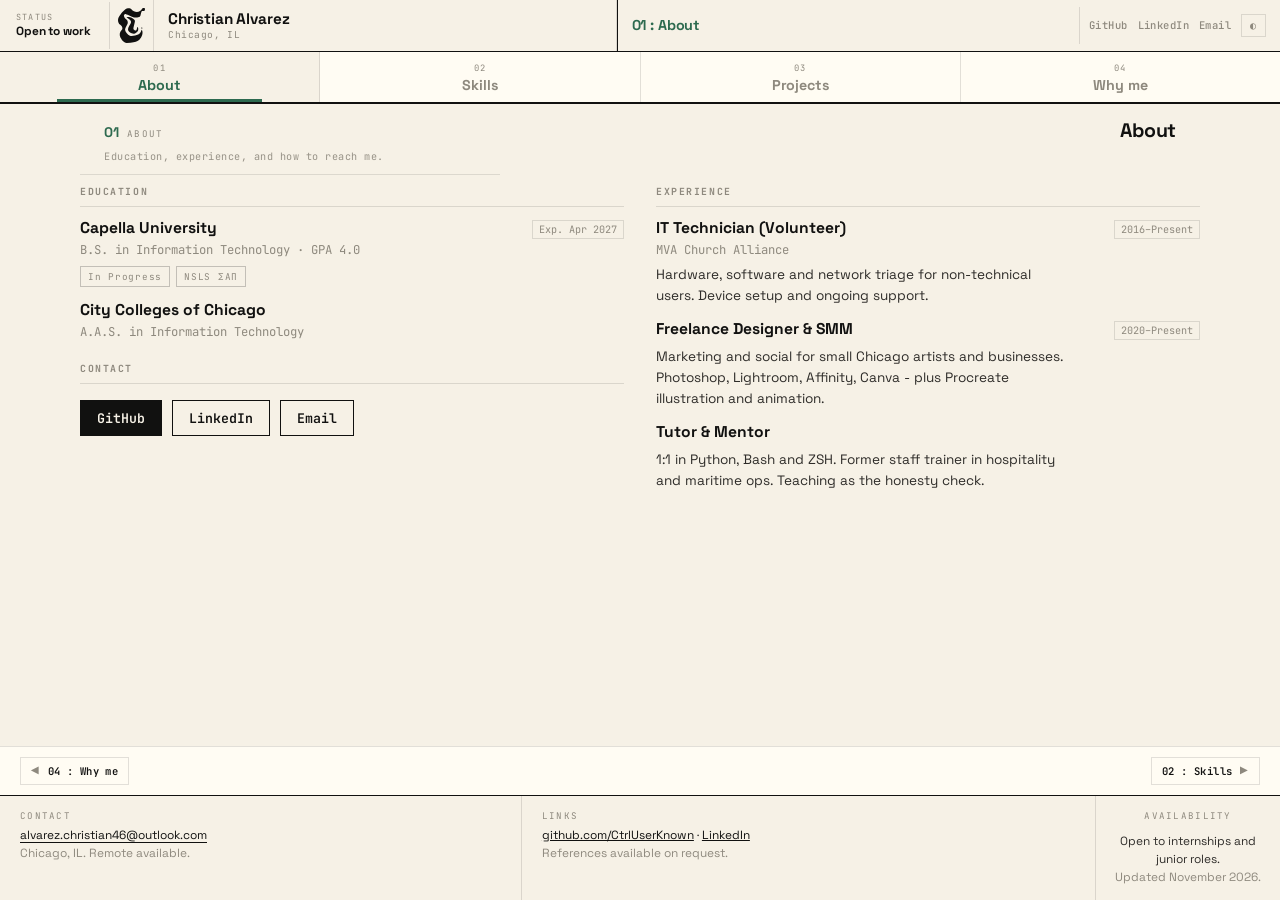
<file: index.html>
<!DOCTYPE html>
<html lang="en" class="loader-loading">
<head>
    <meta charset="UTF-8">
    <meta name="viewport" content="width=device-width, initial-scale=1.0">
    <meta name="description" content="Christian Alvarez, CS student, graphic designer, digital artist, and IT technician based in Chicago.">
    <title>Christian Alvarez</title>
    <meta property="og:type"        content="website">
    <meta property="og:url"         content="https://ctrluserknown.github.io/website-ctrluserknown/">
    <meta property="og:title"       content="Christian Alvarez">
    <meta property="og:description" content="CS student, graphic designer, digital artist, and IT technician based in Chicago. Open to opportunities in tech and creative fields.">
    <meta property="og:image"       content="https://ctrluserknown.github.io/website-ctrluserknown/preview.png">
    <meta name="twitter:card"        content="summary_large_image">
    <meta name="twitter:title"       content="Christian Alvarez">
    <meta name="twitter:description" content="CS student, graphic designer, digital artist, and IT technician based in Chicago.">
    <meta name="twitter:image"       content="https://ctrluserknown.github.io/website-ctrluserknown/preview.png">
    <link rel="preconnect" href="https://fonts.googleapis.com">
    <link rel="preconnect" href="https://fonts.gstatic.com" crossorigin>
    <link href="https://fonts.googleapis.com/css2?family=JetBrains+Mono:ital,wght@0,400;0,500;0,600;0,700;1,400&family=Space+Grotesk:wght@400;500;600;700&display=swap" rel="stylesheet">
    <link rel="stylesheet" href="style.css">
    <link rel="icon" id="favicon" href="img/fav/CJA_logo_adaptive.svg">
    <link rel="icon" type="image/svg+xml" href="img/fav/CJA_logo_adaptive.svg">
    <link rel="apple-touch-icon" href="img/fav/CJA_logo_adaptive.svg">
    <link rel="manifest" href="site.webmanifest">
    <meta name="theme-color" media="(prefers-color-scheme: dark)"  content="#111110">
    <meta name="theme-color" media="(prefers-color-scheme: light)" content="#F6F1E6">
    <script>(function(){var d=window.matchMedia('(prefers-color-scheme: dark)').matches;document.documentElement.setAttribute('data-theme',d?'dark':'light');var f=document.getElementById('favicon');if(f)f.href='img/fav/CJA_logo_adaptive.svg';}());</script>
    <script type="application/ld+json">
    {
      "@context": "https://schema.org",
      "@type": "Person",
      "name": "Christian Alvarez",
      "url": "https://ctrluserknown.github.io/website-ctrluserknown/",
      "image": "https://ctrluserknown.github.io/website-ctrluserknown/preview.png",
      "jobTitle": ["IT Student", "Graphic Designer", "Digital Artist", "Programming Tutor"],
      "description": "CS student, graphic designer, digital artist, and IT technician based in Chicago.",
      "address": {"@type": "PostalAddress","addressLocality": "Chicago","addressRegion": "IL","addressCountry": "US"},
      "email": "alvarez.christian46@outlook.com",
      "sameAs": ["https://github.com/CtrlUserKnown","https://www.linkedin.com/in/calvarez042/"],
      "knowsAbout": ["Python","Java","C++","JavaScript","HTML","CSS","SQL","Bash","Graphic Design","Digital Illustration","Animation","SEO","IT Support","Adobe Photoshop","Adobe Lightroom","Affinity Suite","Procreate","Canva","Linux"],
      "alumniOf": [{"@type": "CollegeOrUniversity","name": "Capella University","sameAs": "https://www.capella.edu/"},{"@type": "CollegeOrUniversity","name": "City Colleges of Chicago","sameAs": "https://www.ccc.edu/"}],
      "hasCredential": [{"@type": "EducationalOccupationalCredential","name": "B.S. in Information Technology","credentialCategory": "degree","educationalLevel": "bachelor's degree","recognizedBy": {"@type": "CollegeOrUniversity","name": "Capella University"}},{"@type": "EducationalOccupationalCredential","name": "A.A.S. in Information Technology","credentialCategory": "degree","educationalLevel": "associate degree","recognizedBy": {"@type": "CollegeOrUniversity","name": "City Colleges of Chicago"}}]
    }
    </script>
</head>
<body>
<div class="shell">
  <div class="top-bar">
    <div class="top-block status-block">
      <small>STATUS</small>
      <strong>Open to work</strong>
    </div>
    <div class="top-block logo-block">
      <img id="top-logo" src="img/svg/CJA_logo_adaptive.svg" alt="Christian Alvarez logo" width="28" height="36" style="display:block; width:28px; height:auto;">
      <script>!function(){var d=window.matchMedia('(prefers-color-scheme: dark)').matches;var l=document.getElementById('top-logo');if(l&&d)l.src='img/svg/CJA_logo_adaptive.svg'}();</script>
    </div>
    <div class="top-block name-block">
      <span>Christian Alvarez</span>
      <small>Chicago, IL</small>
    </div>
    <div class="top-separator" aria-hidden="true"></div>
    <div class="top-block page-header-block" id="pageHeader">01 : About</div>
    <div class="top-block links-block">
      <a href="https://github.com/CtrlUserKnown" target="_blank" rel="noopener">GitHub</a>
      <a href="https://www.linkedin.com/in/calvarez042/" target="_blank" rel="noopener">LinkedIn</a>
      <a href="mailto:alvarez.christian46@outlook.com">Email</a>
      <button id="theme-toggle" aria-label="Switch theme">◐</button>
    </div>
  </div>

  <nav class="main-nav" id="mainNav">
    <a data-to="about" class="active"><small>01</small><strong>About</strong></a>
    <a data-to="skills"><small>02</small><strong>Skills</strong></a>
    <a data-to="projects"><small>03</small><strong>Projects</strong></a>
    <a data-to="cv"><small>04</small><strong>Why me</strong></a>
  </nav>

  <div class="deck" id="deck">
    <!-- SLIDE 01: ABOUT -->
    <section class="slide active" id="about">
      <div class="slide-body">
        <div class="plate-head"><span class="plate-num">01 <span>ABOUT</span></span><span class="plate-title">About</span></div>
        <div class="plate-caption">Education, experience, and how to reach me.</div>
        <div class="plate-body-inner">
          <div class="ledger">
            <div class="col">
              <h3>Education</h3>
              <div class="entry"><div class="entry-top"><span class="entry-name">Capella University</span><span class="entry-date">Exp. Apr 2027</span></div><div class="entry-role">B.S. in Information Technology · GPA 4.0</div><div class="badges"><span class="badge">In Progress</span><span class="badge">NSLS ΣΑΠ</span></div></div>
              <div class="entry"><div class="entry-top"><span class="entry-name">City Colleges of Chicago</span></div><div class="entry-role">A.A.S. in Information Technology</div></div>
              <h3 style="margin-top:22px">Contact</h3>
              <div class="links"><a href="https://github.com/CtrlUserKnown" target="_blank" rel="noopener">GitHub</a><a class="ghost" href="https://www.linkedin.com/in/calvarez042/" target="_blank" rel="noopener">LinkedIn</a><a class="ghost" href="mailto:alvarez.christian46@outlook.com">Email</a></div>
            </div>
            <div class="col">
              <h3>Experience</h3>
              <div class="entry"><div class="entry-top"><span class="entry-name">IT Technician (Volunteer)</span><span class="entry-date">2016–Present</span></div><div class="entry-role">MVA Church Alliance</div><p class="entry-desc">Hardware, software and network triage for non-technical users. Device setup and ongoing support.</p></div>
              <div class="entry"><div class="entry-top"><span class="entry-name">Freelance Designer & SMM</span><span class="entry-date">2020–Present</span></div><p class="entry-desc">Marketing and social for small Chicago artists and businesses. Photoshop, Lightroom, Affinity, Canva - plus Procreate illustration and animation.</p></div>
              <div class="entry"><div class="entry-top"><span class="entry-name">Tutor & Mentor</span></div><p class="entry-desc">1:1 in Python, Bash and ZSH. Former staff trainer in hospitality and maritime ops. Teaching as the honesty check.</p></div>
            </div>
          </div>
        </div>
      </div>
    </section>

    <!-- SLIDE 02: SKILLS -->
    <section class="slide" id="skills">
      <div class="slide-body">
        <div class="plate-head"><span class="plate-num">02 <span>SKILLS</span></span><span class="plate-title">Skills</span></div>
        <div class="plate-caption">Languages, concepts, tools, and focus areas.</div>
        <div class="plate-body-inner">
          <div class="stamp-grid">
            <div class="stamp"><h4>Languages</h4><div class="tags"><span>Python</span><span>Java</span><span>C++</span><span>JavaScript</span><span>HTML / CSS</span><span>SQL</span><span>Bash</span><span>ZSH</span></div></div>
            <div class="stamp"><h4>Concepts</h4><div class="tags"><span>Data Structures</span><span>Algorithms</span><span>OOP</span><span>Version Control</span><span>Linux / CLI</span></div></div>
            <div class="stamp"><h4>Tools</h4><div class="tags"><span>Git</span><span>GitHub</span><span>VS Code</span></div></div>
            <div class="stamp"><h4>Design & Media</h4><div class="tags"><span>Photoshop</span><span>Lightroom</span><span>Affinity</span><span>Canva</span><span>Procreate</span><span>Illustration</span><span>Animation</span><span>SEO</span></div></div>
            <div class="stamp"><h4>Training</h4><div class="tags"><span>Tutoring</span><span>Staff Training</span><span>Mentorship</span></div></div>
            <div class="stamp"><h4>Languages</h4><div class="tags"><span>English</span><span>Spanish</span></div></div>
          </div>
        </div>
      </div>
    </section>

    <!-- SLIDE 03: PROJECTS -->
    <section class="slide" id="projects">
      <div class="slide-body">
        <div class="plate-head"><span class="plate-num">03 <span>PROJECTS</span></span><span class="plate-title">Projects</span></div>
        <div class="plate-caption">Selected work. Live from GitHub.</div>
        <div class="plate-body-inner">
          <div class="docket-list" id="projects-container"><div style="padding:18px; color:var(--muted); font-size:0.8rem">Loading projects…</div></div>
          <div class="links" style="margin-top:16px"><a class="ghost" href="https://github.com/CtrlUserKnown" target="_blank" rel="noopener">View all on GitHub →</a></div>
        </div>
      </div>
    </section>

    <!-- SLIDE 04: WHY ME -->
    <section class="slide" id="cv">
      <div class="slide-body">
        <div class="plate-head"><span class="plate-num">04 <span>OVERVIEW</span></span><span class="plate-title">Why hire me</span></div>
        <div class="plate-caption">A brief summary of what I bring.</div>
        <div class="plate-body-inner">
          <div class="pitch">“I’m an IT student, a graphic designer, a digital artist, an animator, a tutor and a former supervisor. I’ve always been drawn to learning things for real rather than staying in one lane.”</div>
          <div class="cv-rows">
            <div class="cv-row"><strong>Genuinely multifaceted</strong><p>IT support, design, illustration, animation, social, SEO and scripting. Put real time into each, and still use them.</p></div>
            <div class="cv-row"><strong>Creative depth, not just breadth</strong><p>Animation and illustration shape how I solve problems and explain them. Not just how things look.</p></div>
            <div class="cv-row"><strong>I teach what I know</strong><p>Tutoring Python / Bash / ZSH now; trained and led staff before. Teaching forces real understanding.</p></div>
            <div class="cv-row"><strong>Self-driven by default</strong><p>SEO, tools, scripting, animation. Learned because I wanted to, which is why it sticks.</p></div>
            <div class="cv-row"><strong>Reliable when it counts</strong><p>Nearly a decade of volunteer IT, real freelance clients, real teams led. I follow through.</p></div>
          </div>
          <div class="links" style="margin-top:16px"><a href="mailto:alvarez.christian46@outlook.com">Get in touch →</a></div>
        </div>
      </div>
    </section>
  </div>

  <div class="slide-controls">
    <button id="prevBtn" class="nav-box" aria-label="Previous"><span class="arrow">◀</span><span id="prevLabel">04 : Why me</span></button>
    <button id="nextBtn" class="nav-box" aria-label="Next"><span id="nextLabel">02 : Skills</span><span class="arrow">▶</span></button>
  </div>
  <div class="ticket-foot">
    <div class="foot-cell"><small>CONTACT</small><p><a href="mailto:alvarez.christian46@outlook.com" style="color:var(--ink); text-decoration:underline; text-underline-offset:3px;">alvarez.christian46@outlook.com</a><br><span style="color:var(--muted)">Chicago, IL. Remote available.</span></p></div>
    <div class="foot-cell"><small>LINKS</small><p><a href="https://github.com/CtrlUserKnown" target="_blank" rel="noopener" style="color:var(--ink);">github.com/CtrlUserKnown</a> · <a href="https://www.linkedin.com/in/calvarez042/" target="_blank" rel="noopener" style="color:var(--ink);">LinkedIn</a><br><span style="color:var(--muted)">References available on request.</span></p></div>
    <div class="foot-cell"><small>AVAILABILITY</small><p>Open to internships and junior roles.<br><span style="color:var(--muted)">Updated November 2026.</span></p></div>
  </div>
</div>
<script src="js/loader.js" defer></script>
<script src="script.js" defer></script>
</body>
</html>
</file>
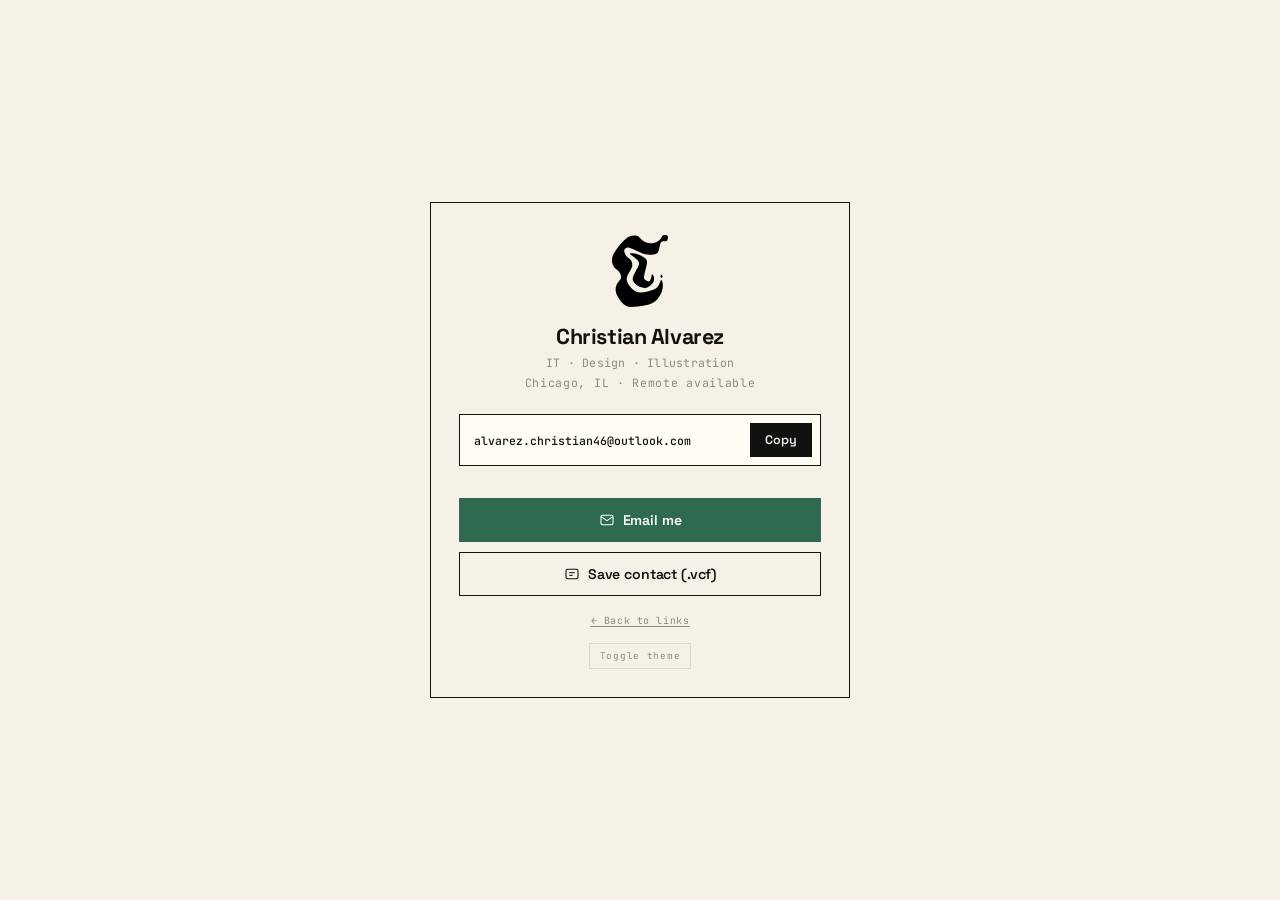
<file: contact.html>
<!DOCTYPE html>
<html lang="en" class="loader-loading">
<head>
<meta charset="UTF-8">
<meta name="viewport" content="width=device-width, initial-scale=1.0">
<title>Contact — Christian Alvarez</title>
<meta name="description" content="Contact card for Christian Alvarez. Copy email or save contact.">
<meta name="robots" content="noindex, nofollow">
<link rel="preconnect" href="https://fonts.googleapis.com">
<link rel="preconnect" href="https://fonts.gstatic.com" crossorigin>
<link href="https://fonts.googleapis.com/css2?family=JetBrains+Mono:ital,wght@0,400;0,500;0,600;1,400&family=Space+Grotesk:wght@500;600;700&display=swap" rel="stylesheet">
<link rel="icon" id="favicon" href="img/fav/CJA_logo_adaptive.svg">
<link rel="icon" type="image/svg+xml" href="img/fav/CJA_logo_adaptive.svg">
<link rel="apple-touch-icon" href="img/fav/CJA_logo_adaptive.svg">
<link rel="manifest" href="site.webmanifest">
<meta name="theme-color" media="(prefers-color-scheme: dark)"  content="#111110">
<meta name="theme-color" media="(prefers-color-scheme: light)" content="#F6F1E6">
<style>
:root{
  --paper:#F6F1E6;
  --paper-2:#FFFCF3;
  --ink:#111110;
  --muted:#8E897E;
  --line:#111110;
  --line-faint:rgba(17,17,16,0.12);
  --accent:#2D6A4F;
  --mono:'JetBrains Mono', monospace;
  --display:'Space Grotesk', sans-serif;
}
[data-theme="dark"]{
  --paper:#111110;
  --paper-2:#1A1917;
  --ink:#F6F1E6;
  --muted:#9A9590;
  --line:#F6F1E6;
  --line-faint:rgba(246,241,230,0.14);
}
*{box-sizing:border-box; margin:0; padding:0}
html,body{height:100%}
body{
  background:var(--paper);
  color:var(--ink);
  font-family:var(--mono);
  -webkit-font-smoothing:antialiased;
  display:flex; align-items:center; justify-content:center;
  padding:32px 16px;
  min-height:100vh;
}
.card{
  width:100%; max-width:420px;
  background:var(--paper);
  border:1.25px solid var(--line);
  padding:32px 28px 28px;
  text-align:center;
}
.logo-wrap{
  display:block; width:fit-content; margin:0 auto 16px;
  transition:transform .18s ease-out; will-change:transform;
}
.logo{
  width:56px; height:auto; display:block; margin:0;
  transform-origin:50% 60%;
  animation:logoFloat 5.5s ease-in-out infinite;
}
@keyframes logoFloat{
  0%,100%{transform:translateY(0) rotate(0deg)}
  50%{transform:translateY(-4px) rotate(-1.5deg)}
}
.logo-wrap:hover .logo{animation:logoWiggle .5s ease}
@keyframes logoWiggle{
  0%{transform:rotate(0)}
  30%{transform:rotate(3deg) translateY(-2px)}
  60%{transform:rotate(-2deg)}
  100%{transform:rotate(0)}
}
.card{animation:cardIn .45s cubic-bezier(0.16,1,0.3,1)}
@keyframes cardIn{from{opacity:0; transform:translateY(8px)} to{opacity:1; transform:translateY(0)}}
.email-box{opacity:0; animation:entryIn .4s cubic-bezier(0.16,1,0.3,1) both; animation-delay:.05s}
.links a, .links button.link-btn{opacity:0; animation:entryIn .4s cubic-bezier(0.16,1,0.3,1) both}
.links a:nth-child(1), .links button.link-btn:nth-child(1){animation-delay:.1s}
.links a:nth-child(2), .links button.link-btn:nth-child(2){animation-delay:.15s}
@keyframes entryIn{from{opacity:0; transform:translateY(6px)} to{opacity:1; transform:translateY(0)}}
@media (prefers-reduced-motion: reduce){
  .logo, .card, .email-box, .links a, .links button.link-btn{animation:none}
  .email-box, .links a, .links button.link-btn{opacity:1}
  .logo-wrap{transition:none}
}
h1{font-family:var(--display); font-weight:700; font-size:1.35rem; letter-spacing:-0.02em; margin-bottom:4px}
.role{font-size:0.72rem; color:var(--muted); letter-spacing:0.02em; line-height:1.5; margin-bottom:4px}
.sub{font-size:0.72rem; color:var(--muted); letter-spacing:0.06em; margin-bottom:24px}
.email-box{
  display:flex; align-items:center; gap:8px;
  border:1.25px solid var(--line);
  background:var(--paper-2);
  padding:8px 8px 8px 14px;
  margin-bottom:10px;
  text-align:left;
}
.email-box span{
  flex:1; min-width:0;
  font-size:0.72rem; font-weight:500;
  overflow:hidden; text-overflow:ellipsis; white-space:nowrap;
}
.email-box button{
  flex-shrink:0;
  font-family:var(--display); font-weight:600; font-size:0.78rem;
  padding:8px 14px; cursor:pointer;
  background:var(--ink); color:var(--paper); border:1.25px solid var(--ink);
}
.email-box button:hover{background:var(--accent); border-color:var(--accent); color:#fff}
.copied{font-size:0.62rem; color:var(--accent); letter-spacing:0.06em; min-height:1em; margin-bottom:12px}
.links{display:flex; flex-direction:column; gap:10px}
.links a, .links button.link-btn{
  display:flex; align-items:center; justify-content:center; gap:8px;
  padding:12px 16px; border:1.25px solid var(--line);
  background:var(--paper); color:var(--ink);
  text-decoration:none; font-family:var(--display); font-weight:600; font-size:0.88rem;
  letter-spacing:-0.01em; transition:all .18s cubic-bezier(0.16,1,0.3,1);
  cursor:pointer; width:100%;
  position:relative; overflow:hidden;
}
.links a::before, .links button.link-btn::before{
  content:''; position:absolute; top:0; bottom:0; left:0; width:0;
  background:var(--ink); z-index:-1;
  transition:width .25s cubic-bezier(0.16,1,0.3,1);
}
.links a:hover, .links button.link-btn:hover{color:var(--paper); border-color:var(--ink); transform:translateY(-1px)}
.links a:hover::before, .links button.link-btn:hover::before{width:100%}
.links a svg, .links button.link-btn svg{width:16px; height:16px; flex-shrink:0; transition:transform .18s cubic-bezier(0.16,1,0.3,1)}
.links a:hover svg, .links button.link-btn:hover svg{transform:translateX(3px)}
.links a.accent{background:var(--accent); border-color:var(--accent); color:white}
.links a.accent::before{background:rgba(255,255,255,0.28)}
.links a.accent:hover{border-color:var(--accent) !important; color:white !important}
.links a.accent:hover::before{width:100%}
.links a.ghost, .links button.link-btn.ghost{background:transparent}
.back{margin-top:18px; font-size:0.62rem; letter-spacing:0.06em}
.back a{color:var(--muted); text-decoration:underline; text-underline-offset:2px}
.back a:hover{color:var(--ink)}
.theme{
  margin-top:16px; background:transparent; border:1px solid var(--line-faint);
  color:var(--muted); font-family:var(--mono); font-size:0.58rem; letter-spacing:0.08em;
  padding:6px 10px; cursor:pointer;
}
.theme:hover{border-color:var(--line); color:var(--ink)}
</style>
<script>(function(){var d=window.matchMedia('(prefers-color-scheme: dark)').matches;document.documentElement.setAttribute('data-theme',d?'dark':'light');var f=document.getElementById('favicon');if(f)f.href='img/fav/CJA_logo_adaptive.svg';}());</script>
</head>
<body>
<div class="card">
  <div class="logo-wrap" id="logoWrap">
    <img id="card-logo" src="img/svg/CJA_logo_adaptive.svg" alt="Christian Alvarez logo" class="logo" width="56" height="72">
  </div>
  <h1>Christian Alvarez</h1>
  <div class="role">IT · Design · Illustration</div>
  <div class="sub">Chicago, IL · Remote available</div>

  <div class="email-box">
    <span id="emailText">alvarez.christian46@outlook.com</span>
    <button id="copyBtn" type="button">Copy</button>
  </div>
  <div class="copied" id="copiedMsg" aria-live="polite"></div>

  <div class="links">
    <a href="mailto:alvarez.christian46@outlook.com" class="accent">
      <svg viewBox="0 0 24 24" fill="none" stroke="currentColor" stroke-width="1.6" aria-hidden="true"><rect x="3" y="5" width="18" height="14" rx="2"/><path d="M3 7l9 6 9-6"/></svg>
      Email me
    </a>
    <button class="link-btn ghost" id="vcardBtn" type="button">
      <svg viewBox="0 0 24 24" fill="none" stroke="currentColor" stroke-width="1.6" aria-hidden="true"><rect x="3" y="5" width="18" height="14" rx="2"/><path d="M8 10h8"/><path d="M8 14h5"/></svg>
      Save contact (.vcf)
    </button>
  </div>

  <div class="back"><a href="links.html">← Back to links</a></div>
  <button class="theme" id="themeBtn" aria-label="Switch theme">Toggle theme</button>
</div>
<script src="js/loader.js" defer></script>
<script>
(function(){
  var EMAIL = 'alvarez.christian46@outlook.com';

  function init(){
    var root = document.documentElement;
    var logo = document.getElementById('card-logo');
    var fav = document.getElementById('favicon');
    var systemDark = window.matchMedia('(prefers-color-scheme: dark)');
    function apply(t){
      root.setAttribute('data-theme', t);
      if(logo) logo.src = 'img/svg/CJA_logo_AB21_' + (t==='dark'?'white':'black') + '.svg';
      if(fav) fav.href = 'img/fav/CJA_logo_AB21_' + (t==='dark'?'white':'black') + '.svg';
    }
    apply(systemDark.matches ? 'dark' : 'light');
    systemDark.addEventListener('change', function(e){ apply(e.matches ? 'dark' : 'light'); });
    document.getElementById('themeBtn').addEventListener('click', function(){
      var cur = root.getAttribute('data-theme') || (systemDark.matches ? 'dark' : 'light');
      apply(cur==='dark'?'light':'dark');
    });

    var wrap = document.getElementById('logoWrap');
    var reduceMotion = window.matchMedia('(prefers-reduced-motion: reduce)');
    var coarsePointer = window.matchMedia('(hover: none)');
    if(wrap && !reduceMotion.matches && !coarsePointer.matches){
      var raf = null, tx = 0, ty = 0;
      window.addEventListener('mousemove', function(e){
        var nx = (e.clientX / window.innerWidth - 0.5) * 10;
        var ny = (e.clientY / window.innerHeight - 0.5) * 10;
        tx = Math.max(-5, Math.min(5, nx));
        ty = Math.max(-5, Math.min(5, ny));
        if(!raf){
          raf = requestAnimationFrame(function(){
            wrap.style.transform = 'translate(' + tx + 'px, ' + ty + 'px)';
            raf = null;
          });
        }
      });
      document.addEventListener('mouseleave', function(){
        wrap.style.transform = 'translate(0,0)';
      });
    }

    var copyBtn = document.getElementById('copyBtn');
    var msg = document.getElementById('copiedMsg');
    function flash(text){
      msg.textContent = text;
      setTimeout(function(){ msg.textContent=''; }, 2000);
    }
    copyBtn.addEventListener('click', function(){
      function done(){ copyBtn.textContent='Copied'; flash('Email copied to clipboard'); setTimeout(function(){ copyBtn.textContent='Copy'; }, 2000); }
      if(navigator.clipboard && navigator.clipboard.writeText){
        navigator.clipboard.writeText(EMAIL).then(done).catch(function(){ fallback(); });
      } else fallback();
      function fallback(){
        var ta = document.createElement('textarea');
        ta.value = EMAIL; document.body.appendChild(ta); ta.select();
        try{ document.execCommand('copy'); done(); } catch(e){ flash(EMAIL); }
        document.body.removeChild(ta);
      }
    });

    document.getElementById('vcardBtn').addEventListener('click', function(){
      var vcf = ['BEGIN:VCARD','VERSION:3.0','FN:Christian Alvarez','N:Alvarez;Christian;;;','EMAIL;TYPE=INTERNET,PREF:'+EMAIL,'ADR;TYPE=HOME:;;;Chicago;IL;;USA','URL:https://ctrluserknown.github.io/website-ctrluserknown/','NOTE:IT - Design - Illustration. Open to internships and junior roles.','END:VCARD'].join('\r\n');
      var blob = new Blob([vcf], {type:'text/vcard'});
      var url = URL.createObjectURL(blob);
      var a = document.createElement('a');
      a.href = url; a.download = 'christian-alvarez.vcf';
      document.body.appendChild(a); a.click(); a.remove();
      setTimeout(function(){ URL.revokeObjectURL(url); }, 1000);
    });
  }
  if(window._cjaLoaderReady) window._cjaLoaderReady(init);
  else if(document.readyState==='loading') document.addEventListener('DOMContentLoaded', init);
  else init();
})();
</script>
</body>
</html>
</file>
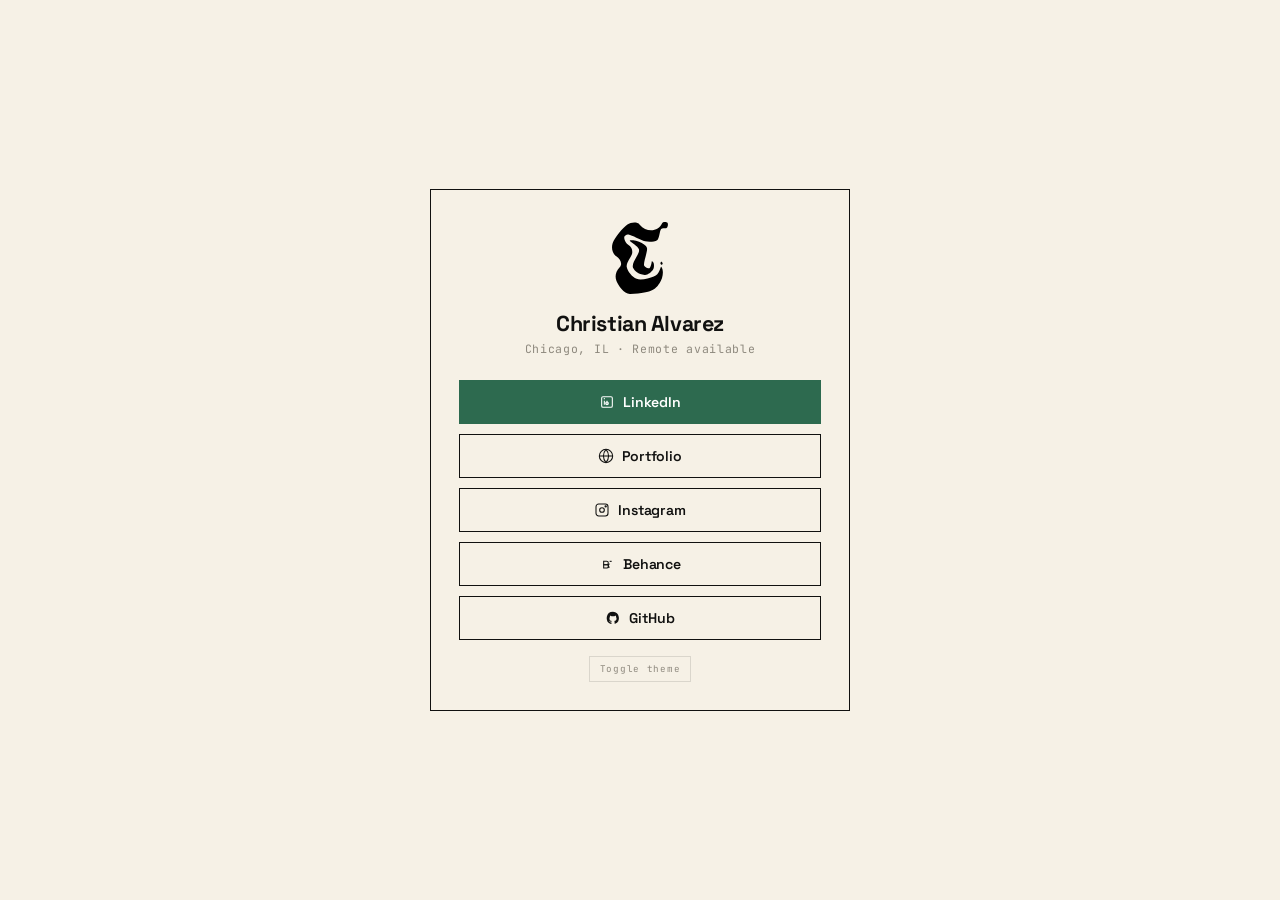
<file: links.html>
<!DOCTYPE html>
<html lang="en">
<head>
<meta charset="UTF-8">
<meta name="viewport" content="width=device-width, initial-scale=1.0">
<title>Links — Christian Alvarez</title>
<meta name="description" content="Quick links for Christian Alvarez.">
<meta name="robots" content="noindex, nofollow">
<link rel="preconnect" href="https://fonts.googleapis.com">
<link rel="preconnect" href="https://fonts.gstatic.com" crossorigin>
<link href="https://fonts.googleapis.com/css2?family=JetBrains+Mono:ital,wght@0,400;0,500;0,600;1,400&family=Space+Grotesk:wght@500;600;700&display=swap" rel="stylesheet">
<link rel="icon" id="favicon" href="img/fav/CJA_logo_adaptive.svg">
<link rel="icon" type="image/svg+xml" href="img/fav/CJA_logo_adaptive.svg">
<link rel="apple-touch-icon" href="img/fav/CJA_logo_adaptive.svg">
<style>
:root{
  --paper:#F6F1E6;
  --paper-2:#FFFCF3;
  --ink:#111110;
  --muted:#8E897E;
  --line:#111110;
  --line-faint:rgba(17,17,16,0.12);
  --accent:#2D6A4F;
  --yellow:#E8B93A;
  --mono:'JetBrains Mono', monospace;
  --display:'Space Grotesk', sans-serif;
}
[data-theme="dark"]{
  --paper:#111110;
  --paper-2:#1A1917;
  --ink:#F6F1E6;
  --muted:#9A9590;
  --line:#F6F1E6;
  --line-faint:rgba(246,241,230,0.14);
}
*{box-sizing:border-box; margin:0; padding:0}
html,body{height:100%}
body{
  background:var(--paper);
  color:var(--ink);
  font-family:var(--mono);
  -webkit-font-smoothing:antialiased;
  display:flex; align-items:center; justify-content:center;
  padding:32px 16px;
  min-height:100vh;
}
.card{
  width:100%; max-width:420px;
  background:var(--paper);
  border:1.25px solid var(--line);
  padding:32px 28px 28px;
  text-align:center;
}
.logo{
  width:56px; height:auto; display:block; margin:0 auto 16px;
}
h1{
  font-family:var(--display); font-weight:700;
  font-size:1.35rem; letter-spacing:-0.02em; margin-bottom:4px;
}
.sub{
  font-size:0.72rem; color:var(--muted); letter-spacing:0.06em; margin-bottom:24px;
}
.links{display:flex; flex-direction:column; gap:10px}
.links a{
  display:flex; align-items:center; justify-content:center; gap:8px;
  padding:12px 16px; border:1.25px solid var(--line);
  background:var(--paper); color:var(--ink);
  text-decoration:none; font-family:var(--display); font-weight:600; font-size:0.88rem;
  letter-spacing:-0.01em; transition:all .18s cubic-bezier(0.16,1,0.3,1);
}
.links a:hover{background:var(--ink); color:var(--paper); border-color:var(--ink); transform:translateY(-1px)}
.links a.accent{background:var(--accent); border-color:var(--accent); color:white}
.links a.accent:hover{background:var(--ink); border-color:var(--ink)}
.links a svg{width:16px; height:16px; flex-shrink:0}
.note{margin-top:18px; font-size:0.6rem; color:var(--muted); letter-spacing:0.06em}
.note a{color:var(--muted); text-decoration:underline; text-underline-offset:2px}
.note a:hover{color:var(--ink)}
.theme{
  margin-top:16px; background:transparent; border:1px solid var(--line-faint);
  color:var(--muted); font-family:var(--mono); font-size:0.58rem; letter-spacing:0.08em;
  padding:6px 10px; cursor:pointer;
}
.theme:hover{border-color:var(--line); color:var(--ink)}
</style>
<script>(function(){var dark=window.matchMedia('(prefers-color-scheme: dark)').matches; document.documentElement.setAttribute('data-theme', dark?'dark':'light');})();</script>
</head>
<body>
<div class="card">
  <img id="card-logo" src="img/svg/CJA_logo_adaptive.svg" alt="Christian Alvarez logo" class="logo" width="56" height="72">
  <script>!function(){var d=window.matchMedia('(prefers-color-scheme: dark)').matches;var l=document.getElementById('card-logo');if(l&&d)l.src='img/svg/CJA_logo_adaptive.svg'}();</script>
  <h1>Christian Alvarez</h1>
  <div class="sub">Chicago, IL · Remote available</div>
  <div class="links">
    <a href="https://www.linkedin.com/in/calvarez042/" target="_blank" rel="noopener" class="accent">
      <svg viewBox="0 0 24 24" fill="none" stroke="currentColor" stroke-width="1.6" aria-hidden="true"><rect x="4" y="4" width="16" height="16" rx="2"/><path d="M8 10v6"/><path d="M12 16v-6"/><path d="M12 12a2 2 0 1 0 0 4 2 2 0 0 0 0-4z"/><circle cx="8" cy="7" r="1" fill="currentColor" stroke="none"/></svg>
      LinkedIn
    </a>
    <a href="./" rel="noopener">
      <svg viewBox="0 0 24 24" fill="none" stroke="currentColor" stroke-width="1.6" aria-hidden="true"><circle cx="12" cy="12" r="10"/><path d="M2 12h20"/><path d="M12 2a15 15 0 0 1 0 20"/><path d="M12 2a15 15 0 0 0 0 20"/></svg>
      Portfolio
    </a>
    <a href="https://www.instagram.com/withredmon/" target="_blank" rel="noopener">
      <svg viewBox="0 0 24 24" fill="none" stroke="currentColor" stroke-width="1.6" aria-hidden="true"><rect x="3" y="3" width="18" height="18" rx="4"/><circle cx="12" cy="12" r="3.5"/><circle cx="17.5" cy="6.5" r="1"/></svg>
      Instagram
    </a>
    <a href="https://www.behance.net/CJREDD" target="_blank" rel="noopener">
      <svg viewBox="0 0 24 24" fill="none" stroke="currentColor" stroke-width="1.6" aria-hidden="true"><path d="M7 8h4.5a2.5 2.5 0 0 1 0 5H7z"/><path d="M7 13h5a2.5 2.5 0 0 1 0 5H7z"/><path d="M16 12a2.5 2.5 0 1 0 0 5"/><path d="M16 8h3"/></svg>
      Behance
    </a>
    <a href="https://github.com/CtrlUserKnown" target="_blank" rel="noopener">
      <svg viewBox="0 0 24 24" fill="currentColor" aria-hidden="true"><path d="M12 2.5a9.5 9.5 0 0 0-3 18.5c.5.1.7-.2.7-.5v-1.8c-2.2.5-2.7-1-2.7-1-.4-.9-.9-1.1-.9-1.1-.7-.5.1-.5.1-.5.8.1 1.2.8 1.2.8.7 1.2 1.9.9 2.3.7.1-.5.3-.9.5-1.1-1.7-.2-3.5-.9-3.5-3.8 0-.9.3-1.6.8-2.1 0-.2-.4-.9.1-1.9 0 0 .7-.2 2.3.8a7.8 7.8 0 0 1 4.2 0c1.6-1 2.3-.8 2.3-.8.5 1 0 1.7.1 1.9.5.6.8 1.3.8 2.1 0 3-1.8 3.6-3.5 3.8.3.2.6.7.6 1.5v2.2c0 .3.2.6.7.5A9.5 9.5 0 0 0 12 2.5z"/></svg>
      GitHub
    </a>
  </div>
  <button class="theme" id="themeBtn" aria-label="Switch theme">Toggle theme</button>
</div>
<script>
(function(){
  const root = document.documentElement;
  const logo = document.getElementById('card-logo');
  const fav = document.getElementById('favicon');
  const systemDark = window.matchMedia('(prefers-color-scheme: dark)');
  function apply(t){
    root.setAttribute('data-theme', t);
    if(logo) logo.src = 'img/svg/CJA_logo_AB21_' + (t==='dark'?'white':'black') + '.svg';
    if(fav) fav.href = 'img/fav/CJA_logo_AB21_' + (t==='dark'?'white':'black') + '.svg';
  }
  apply(systemDark.matches ? 'dark' : 'light');
  systemDark.addEventListener('change', e=> apply(e.matches ? 'dark' : 'light'));
  document.getElementById('themeBtn').addEventListener('click', ()=>{
    const cur = root.getAttribute('data-theme') || (systemDark.matches ? 'dark' : 'light');
    const next = cur==='dark'?'light':'dark';
    apply(next);
  });
})();
</script>
</body>
</html>
</file>
<file: style.css>
*,*::before,*::after{box-sizing:border-box;margin:0;padding:0}
:root{
  --paper:#F6F1E6;
  --paper-2:#FFFCF3;
  --ink:#111110;
  --ink-soft:#2E2C29;
  --muted:#8E897E;
  --line:#111110;
  --line-faint:rgba(17,17,16,0.12);
  --line-mid:rgba(17,17,16,0.22);
  --accent:#2D6A4F;
  --yellow:#E8B93A;
  --mono:'JetBrains Mono', monospace;
  --display:'Space Grotesk', sans-serif;
}
[data-theme="dark"]{
  --paper:#111110;
  --paper-2:#1A1917;
  --ink:#F6F1E6;
  --ink-soft:#D6D0C2;
  --muted:#9A9590;
  --line:#F6F1E6;
  --line-faint:rgba(246,241,230,0.14);
  --line-mid:rgba(246,241,230,0.22);
  --accent:#3A8A5E;
  --yellow:#E8B93A;
}
html{font-size:17px}
html,body{height:100%}
body{
  background:var(--paper);
  color:var(--ink);
  font-family:var(--mono);
  -webkit-font-smoothing:antialiased;
  min-height:100vh;
  overflow:hidden;
}
@media(max-width:640px){body{overflow:auto}}
.shell{width:100%; max-width:none; height:100vh; display:flex; flex-direction:column; position:relative}
/* shell accent handled by top bar */
.top-bar{
  display:grid;
  grid-template-columns:110px 44px 1fr 1px 1fr 200px;
  align-items:center;
  gap:0;
  background:var(--paper);
  border-bottom:1.25px solid var(--line);
  flex-shrink:0;
}
.top-block{
  display:flex; align-items:center; 
  padding:10px 14px;
  font-size:0.62rem;
  line-height:1.2;
  border-right:1px solid var(--line-faint);
}
.top-block:last-child{border-right:none}
.status-block{flex-direction:column; gap:2px; text-align:left; align-items:flex-start; padding-left:16px}
.status-block small{font-size:0.5rem; letter-spacing:0.14em; color:var(--muted)}
.status-block strong{font-family:var(--display); font-size:0.7rem; letter-spacing:-0.01em; color:var(--ink)}
.logo-block{justify-content:center; padding:8px}
.name-block{flex-direction:column; align-items:flex-start; gap:1px}
.name-block span{font-family:var(--display); font-weight:700; font-size:0.9rem; letter-spacing:-0.01em}
.name-block small{font-size:0.56rem; color:var(--muted); letter-spacing:0.06em}
.top-separator{width:1px; background:var(--line); align-self:stretch; padding:0}
.page-header-block{font-family:var(--display); font-weight:700; font-size:0.84rem; letter-spacing:-0.01em; color:var(--accent)}
.links-block{gap:10px; justify-content:flex-end; font-size:0.62rem}
.links-block a{color:var(--muted); text-decoration:none; font-weight:500; letter-spacing:0.04em}
.links-block a:hover{color:var(--ink)}
.top-bar button{
  background:transparent; border:1px solid var(--line-faint);
  color:var(--muted); font-family:var(--mono); font-size:0.6rem; letter-spacing:0.08em;
  padding:4px 8px; cursor:pointer; transition:all .2s; flex-shrink:0;
}
.top-bar button:hover{border-color:var(--line); color:var(--ink)}
@media(max-width:900px){
  .top-bar{grid-template-columns:90px 40px 1fr 1px 1fr 160px}
  .name-block span{font-size:0.82rem}
  .page-header-block{font-size:0.78rem}
}
@media(max-width:640px){
  .top-bar{grid-template-columns:1fr 44px 96px; gap:8px; padding:8px 10px}
  .status-block, .top-separator{display:none}
  .page-header-block{display:flex; font-size:0.7rem; padding:6px 8px}
  .links-block a{display:none}
  .name-block{border-right:none; padding-left:10px}
}

/* deck - full screen slides */
.deck{
  flex:1;
  position:relative;
  overflow:hidden;
  background:var(--paper);
  border-top:1px solid var(--line);
  min-height:0;
  display:flex; flex-direction:column;
}
.slide{
  position:absolute; inset:0;
  display:none;
  flex-direction:column;
  overflow:hidden;
  background:var(--paper);
}
.slide .slide-body{
  flex:1; min-height:0; overflow:hidden;
  display:flex; flex-direction:column;
}
.slide .plate-body-inner{
  flex:1; min-height:0; display:flex; flex-direction:column;
}
.slide.active{display:flex; animation:slideIn .38s cubic-bezier(0.16,1,0.3,1)}
.slide.exit{animation:slideOut .28s cubic-bezier(0.4,0,0.2,1) forwards}
.slide-head{flex-shrink:0; background:var(--paper)}
.slide-body{flex:1; overflow:hidden; display:flex; flex-direction:column; width:100%; max-width:1120px; margin:0 auto; min-height:0}
@media(max-width:640px){
  .deck{overflow:visible; flex:none}
  .slide{position:relative; inset:auto; min-height:auto}
  .slide:not(.active){display:none}
  .slide-body{overflow:visible; max-width:none}
}
/* legacy ticket kept for any leftover refs */
.ticket{
  background:var(--paper);
  border:none;
  border-top:1px solid var(--line);
  position:relative;
  box-shadow:none;
  display:flex; flex-direction:column;
  flex:1;
  min-height:0;
  overflow:hidden;
}
@media(max-width:640px){.ticket{flex:none; height:auto; min-height:auto; overflow:visible}}
.ticket::before{display:none}

/* header - tighter */
.t-head{
  display:grid; grid-template-columns:1fr 200px;
  border-bottom:1.25px solid var(--line);
  flex-shrink:0;
}
.t-head-left{
  padding:14px 24px 12px;
  border-right:1.25px solid var(--line);
  display:flex; flex-direction:column; justify-content:center;
}
.eyebrow{font-size:0.56rem; letter-spacing:0.22em; color:var(--muted)}
.eyebrow b{color:var(--ink); font-weight:700}
.head-name{
  font-family:var(--display); font-weight:700;
  font-size:clamp(1.6rem, 3vw, 2.1rem); letter-spacing:-0.03em; line-height:0.92;
  margin-top:6px;
  transition:transform .35s cubic-bezier(0.16,1,0.3,1), opacity .35s ease, filter .35s ease;
}
.head-name.pop{transform:translateY(-2px) scale(1.01); filter:brightness(1.06)}
.head-sub{font-size:0.74rem; color:var(--muted); margin-top:4px; letter-spacing:0.02em; line-height:1.4; max-width:58ch}
.t-head-right{display:flex; flex-direction:column}
.batch-box{
  flex:1; display:flex; flex-direction:column; justify-content:center; align-items:center;
  border-bottom:1.25px solid var(--line); text-align:center; padding:10px 10px;
  overflow:hidden;
}
#top-logo, #corner-logo, .corner-logo{transition:transform .18s ease-out; will-change:transform}
.batch-box .label{font-size:0.52rem; letter-spacing:0.2em; color:var(--muted)}
.batch-box .num{font-family:var(--display); font-weight:700; font-size:0.95rem; color:var(--ink); letter-spacing:-0.01em; line-height:1}
.origin-box{
  padding:8px 10px; text-align:center;
  font-size:0.58rem; color:var(--muted); letter-spacing:0.11em; line-height:1.4;
}
.origin-box b{color:var(--ink); font-size:0.74rem; letter-spacing:0.07em}
@media(max-width:640px){.t-head{grid-template-columns:1fr 108px}.t-head-left{padding:22px 18px}}

/* meta - compact */
.meta-strip{
  display:grid; grid-template-columns:1fr 1fr 1fr;
  border-bottom:1px solid var(--line-faint);
  font-size:0.66rem;
  flex-shrink:0;
}
.meta-cell{
  padding:8px 20px 8px; display:flex; flex-direction:column; gap:2px;
  border-right:1px solid var(--line-faint);
}
.meta-cell:last-child{border-right:none}
.meta-cell small{font-size:0.5rem; letter-spacing:0.14em; color:var(--muted)}
.meta-cell span{font-weight:500; letter-spacing:0.02em; line-height:1.3; font-size:0.72rem}
@media(max-width:640px){.meta-strip{grid-template-columns:1fr}.meta-cell{border-right:none; border-bottom:1px solid var(--line-faint); padding:12px 18px}.meta-cell:last-child{border-bottom:none}}

.description-box{
  padding:8px 20px; border-bottom:1px solid var(--line-faint);
  display:flex; gap:10px; font-size:0.68rem; color:var(--muted); line-height:1.4;
  flex-shrink:0;
}
.description-box span:first-child{letter-spacing:0.12em; white-space:nowrap; font-size:0.56rem; padding-top:2px}
.description-box span:last-child{color:var(--ink-soft); font-family:var(--display); font-size:0.78rem; line-height:1.45; max-width:72ch}

/* NAV - slideshow tabs */
.main-nav{
  display:flex; align-items:stretch;
  border-bottom:1.25px solid var(--line);
  background:var(--paper-2);
  flex-shrink:0;
}
.main-nav a{
  flex:1; text-decoration:none; color:var(--muted);
  font-size:0.66rem; letter-spacing:0.12em; text-align:center;
  padding:10px 8px 8px; border-right:1px solid var(--line-faint);
  position:relative; transition:color .2s, background .2s;
  cursor:pointer; display:flex; flex-direction:column; gap:2px; align-items:center; justify-content:center;
}
.main-nav a:last-child{border-right:none}
.main-nav a strong{
  font-family:var(--display); font-weight:700; font-size:0.84rem; letter-spacing:-0.01em;
  color:var(--muted); transition:color .2s;
}
.main-nav a small{font-size:0.52rem; letter-spacing:0.14em; color:var(--muted)}
.main-nav a::after{
  content:''; position:absolute; left:18%; right:18%; bottom:0; height:2.5px;
  background:var(--accent); transform:scaleX(0); transition:transform .26s cubic-bezier(0.16,1,0.3,1);
}
.main-nav a.active{color:var(--ink); background:var(--paper)}
.main-nav a.active strong{color:var(--accent)}
.main-nav a.active::after{transform:scaleX(1)}
.main-nav a:hover{color:var(--ink)}
.main-nav a:hover strong{color:var(--ink)}
@media(max-width:640px){
  .main-nav a{padding:18px 8px 16px}
  .main-nav a strong{font-size:0.86rem}
  .main-nav a small{font-size:0.58rem}
}

/* plates - slideshow panels, slide push */
.plate{
  display:none;
  flex:1;
  overflow:hidden;
  border-bottom:none;
  width:100%;
  max-width:1120px;
  margin:0 auto;
  flex-direction:column;
}
.plate.active{display:flex; animation:slideIn .38s cubic-bezier(0.16,1,0.3,1)}
.plate.exit{animation:slideOut .28s cubic-bezier(0.4,0,0.2,1) forwards}
@keyframes slideIn{from{opacity:0; transform:translateX(18px)} to{opacity:1; transform:translateX(0)}}
@keyframes slideOut{from{opacity:1; transform:translateX(0)} to{opacity:0; transform:translateX(-14px)}}
@keyframes fade{from{opacity:0; transform:translateY(4px)} to{opacity:1; transform:translateY(0)}}
.plate-head{
  display:flex; justify-content:space-between; align-items:baseline; gap:16px;
  padding:14px 24px 6px;
  flex-shrink:0;
}
.plate-num{font-family:var(--display); font-weight:700; font-size:0.82rem; color:var(--accent); display:flex; align-items:baseline; gap:8px}
.plate-num span{font-family:var(--mono); font-weight:400; font-size:0.54rem; color:var(--muted); letter-spacing:0.14em}
.plate-title{font-family:var(--display); font-weight:700; font-size:1.15rem; letter-spacing:-0.015em; margin-left:auto; text-align:right}
.plate-caption{font-size:0.6rem; color:var(--muted); letter-spacing:0.05em; padding:0 24px 10px; line-height:1.5; max-width:70ch; opacity:0.9; border-bottom:1px solid var(--line-faint); margin-bottom:10px; flex-shrink:0}
.plate-body{padding:0 24px 16px; flex:1; overflow:hidden; display:flex; flex-direction:column; justify-content:center}
@media(max-width:640px){.plate{flex:none; max-width:none} .plate-head{padding:28px 20px 12px}.plate-caption{padding:0 20px 18px; font-size:0.68rem}.plate-body{padding:16px 20px 32px; overflow:visible; justify-content:flex-start} .plate-body-inner{padding-bottom:8px}}

/* ledger - tighter */
.ledger{display:grid; grid-template-columns:1fr 1fr; gap:32px}
@media(max-width:760px){.ledger{grid-template-columns:1fr; gap:28px}}
.col h3{font-size:0.58rem; letter-spacing:0.16em; text-transform:uppercase; color:var(--muted); margin-bottom:12px; padding-bottom:8px; border-bottom:1px solid var(--line-faint)}
.entry{margin-bottom:14px; opacity:0}
.plate.active .entry, .slide.active .entry{animation:entryIn .36s cubic-bezier(0.16,1,0.3,1) both}
.plate.active .entry:nth-child(1), .slide.active .entry:nth-child(1){animation-delay:.04s}
.plate.active .entry:nth-child(2), .slide.active .entry:nth-child(2){animation-delay:.08s}
.plate.active .entry:nth-child(3), .slide.active .entry:nth-child(3){animation-delay:.12s}
.plate.active .entry:nth-child(4), .slide.active .entry:nth-child(4){animation-delay:.16s}
.plate.active .entry:nth-child(5), .slide.active .entry:nth-child(5){animation-delay:.20s}
@keyframes entryIn{from{opacity:0; transform:translateY(6px)} to{opacity:1; transform:translateY(0)}}
.entry:last-child{margin-bottom:0}
.entry-top{display:flex; justify-content:space-between; gap:10px; align-items:baseline}
.entry-name{font-family:var(--display); font-weight:700; font-size:0.92rem; line-height:1.25}
.entry-date{font-size:0.6rem; color:var(--muted); white-space:nowrap; border:1px solid var(--line-faint); padding:2px 6px; background:var(--paper)}
.entry-role{font-size:0.72rem; color:var(--muted); margin-top:3px}
.entry-desc{font-family:var(--display); font-weight:400; font-size:0.8rem; line-height:1.55; color:var(--ink-soft); margin-top:6px; max-width:46ch}
.badges{display:flex; gap:6px; margin-top:8px; flex-wrap:wrap}
.badge{font-size:0.55rem; letter-spacing:0.08em; border:1px solid var(--line-mid); padding:3px 7px; color:var(--muted); background:var(--paper)}
.links{display:flex; gap:10px; flex-wrap:wrap; margin-top:16px}
.links a{font-size:0.78rem; font-weight:600; text-decoration:none; padding:8px 16px; border:1.25px solid var(--line); color:var(--paper); background:var(--ink); transition:all .18s cubic-bezier(0.16,1,0.3,1)}
.links a:active{transform:scale(0.97)}
.links a.ghost{background:transparent; color:var(--ink)}
.links a:hover{background:var(--accent); border-color:var(--accent); color:white; transform:translateY(-1px)}
.links a.ghost:hover{border-color:var(--ink); background:var(--ink); color:var(--paper)}
.main-nav a:active{transform:scale(0.98)}
[data-theme="dark"] .links a.ghost{color:var(--ink); border-color:var(--line-mid)}
[data-theme="dark"] .badge{color:var(--muted)}

/* stamp grid - tighter with cascade */
.stamp-grid{display:grid; grid-template-columns:repeat(2,1fr); gap:10px}
@media(max-width:640px){.stamp-grid{grid-template-columns:1fr; gap:14px} .stamp{padding:18px 20px}}
.stamp{background:var(--paper-2); border:1px solid var(--line-faint); padding:14px 16px; opacity:0}
.plate.active .stamp, .slide.active .stamp{animation:entryIn .36s cubic-bezier(0.16,1,0.3,1) both}
.plate.active .stamp:nth-child(1), .slide.active .stamp:nth-child(1){animation-delay:.04s}
.plate.active .stamp:nth-child(2), .slide.active .stamp:nth-child(2){animation-delay:.08s}
.plate.active .stamp:nth-child(3), .slide.active .stamp:nth-child(3){animation-delay:.12s}
.plate.active .stamp:nth-child(4), .slide.active .stamp:nth-child(4){animation-delay:.16s}
.plate.active .stamp:nth-child(5), .slide.active .stamp:nth-child(5){animation-delay:.20s}
.plate.active .stamp:nth-child(6), .slide.active .stamp:nth-child(6){animation-delay:.24s}
.stamp h4{font-size:0.56rem; letter-spacing:0.14em; color:var(--muted); margin-bottom:8px; text-transform:uppercase}
.stamp .tags{display:flex; flex-wrap:wrap; gap:6px}
.stamp .tags span{font-size:0.66rem; border:1px solid var(--line-faint); padding:4px 8px; background:var(--paper); line-height:1}

/* docket - base list */
.docket-list{border-top:1px solid var(--line-faint)}
.docket{display:grid; grid-template-columns:32px 1fr auto; gap:12px; padding:12px 0; border-bottom:1px solid var(--line-faint); text-decoration:none; color:inherit; align-items:start; transition:background .15s; opacity:0}
.plate.active .docket, .slide.active .docket{animation:entryIn .36s cubic-bezier(0.16,1,0.3,1) both}
.plate.active .docket:nth-child(1), .slide.active .docket:nth-child(1){animation-delay:.04s}
.plate.active .docket:nth-child(2), .slide.active .docket:nth-child(2){animation-delay:.08s}
.plate.active .docket:nth-child(3), .slide.active .docket:nth-child(3){animation-delay:.12s}
.plate.active .docket:nth-child(4), .slide.active .docket:nth-child(4){animation-delay:.16s}
.plate.active .docket:nth-child(5), .slide.active .docket:nth-child(5){animation-delay:.20s}
.plate.active .docket:nth-child(6), .slide.active .docket:nth-child(6){animation-delay:.24s}
.docket:last-child{border-bottom:none}
.docket:hover{background:rgba(17,17,16,0.03)}
/* projects - use space well, card grid that fits without bleeding */
#projects .plate-body, #projects .plate-body-inner{justify-content:flex-start; gap:12px}
#projects .slide-body{justify-content:flex-start}
#projects .docket-list{
  display:grid; grid-template-columns:repeat(2, minmax(0,1fr)); gap:10px;
  border-top:none; padding-top:2px; flex:1; align-content:start;
  min-height:0; overflow:auto;
}
#projects .docket{
  display:flex; flex-direction:column; gap:6px;
  padding:14px 14px 12px; border:1px solid var(--line-faint);
  background:var(--paper-2); border-bottom:1px solid var(--line-faint);
  min-height:108px;
}
#projects .docket:hover{background:var(--paper); border-color:var(--line); transform:translateY(-1px)}
#projects .docket-id{display:none}
#projects .docket-name{font-size:0.92rem}
#projects .docket-desc{flex:1}
#projects .docket-date{font-size:0.56rem; align-self:flex-start; margin-top:2px}
#projects .docket-tags{display:flex; flex-wrap:wrap; gap:6px; margin-top:6px}
#projects .docket-tags span{font-size:0.58rem; border:1px solid var(--line-faint); padding:3px 7px; background:var(--paper); color:var(--muted); letter-spacing:0.04em}
@media(max-width:760px){
  #projects .docket-list{grid-template-columns:1fr}
  #projects .docket{min-height:auto}
}
[data-theme="dark"] .docket:hover{background:rgba(246,241,230,0.06)}
.docket-id{font-size:0.66rem; color:var(--muted); padding-top:2px; font-weight:600}
.docket-name{font-family:var(--display); font-weight:700; font-size:0.88rem; letter-spacing:-0.01em}
.docket-desc{font-size:0.72rem; color:var(--muted); margin-top:3px; line-height:1.45; max-width:52ch}
.docket-date{font-size:0.58rem; color:var(--muted); text-align:right; white-space:nowrap; border:1px solid var(--line-faint); padding:4px 7px; height:fit-content; background:var(--paper); letter-spacing:0.04em}

/* cv - tighter with cascade */
.pitch{border-left:2.5px solid var(--yellow); padding:12px 16px; background:rgba(232,185,58,0.07); margin-bottom:16px; font-family:var(--display); font-weight:500; font-size:0.88rem; line-height:1.55; max-width:64ch; opacity:0}
.plate.active .pitch, .slide.active .pitch{animation:entryIn .36s cubic-bezier(0.16,1,0.3,1) both; animation-delay:.02s}
.plate.active .cv-row, .slide.active .cv-row{animation:entryIn .36s cubic-bezier(0.16,1,0.3,1) both; opacity:0}
.plate.active .cv-row:nth-child(1), .slide.active .cv-row:nth-child(1){animation-delay:.06s}
.plate.active .cv-row:nth-child(2), .slide.active .cv-row:nth-child(2){animation-delay:.10s}
.plate.active .cv-row:nth-child(3), .slide.active .cv-row:nth-child(3){animation-delay:.14s}
.plate.active .cv-row:nth-child(4), .slide.active .cv-row:nth-child(4){animation-delay:.18s}
.plate.active .cv-row:nth-child(5), .slide.active .cv-row:nth-child(5){animation-delay:.22s}
.cv-rows{border-top:1px solid var(--line-faint); border-bottom:1px solid var(--line-faint)}
.cv-row{display:grid; grid-template-columns:168px 1fr; gap:16px; padding:12px 0; border-bottom:1px solid var(--line-faint); opacity:0}
.cv-row:last-child{border-bottom:none}
.cv-row strong{font-family:var(--display); font-size:0.84rem; letter-spacing:-0.01em}
.cv-row p{font-size:0.76rem; line-height:1.55; color:var(--ink-soft)}
@media(max-width:640px){.cv-row{grid-template-columns:1fr; gap:6px; padding:14px 0}}

/* footer - compact, stays at bottom */
.ticket-foot{
  display:grid; grid-template-columns:1fr 1.1fr 184px;
  border-top:1.25px solid var(--line);
  flex-shrink:0;
}
.foot-cell{padding:14px 20px; border-right:1px solid var(--line-faint); font-size:0.64rem}
.foot-cell:last-child{border-right:none; display:flex; flex-direction:column; align-items:center; justify-content:center; text-align:center; gap:6px; padding:14px 16px}
.foot-cell small{font-size:0.54rem; letter-spacing:0.14em; color:var(--muted); display:block; margin-bottom:4px}
.foot-cell p{font-size:0.7rem; line-height:1.5; color:var(--ink-soft); font-family:var(--display)}
@media(max-width:760px){.ticket-foot{grid-template-columns:1fr; gap:0}.foot-cell{border-right:none; border-bottom:1px solid var(--line-faint); padding:18px 20px}.foot-cell:last-child{border-bottom:none}}

.slide-controls{
  display:flex; align-items:center; justify-content:space-between;
  padding:10px 20px; background:var(--paper-2); 
  border-top:1px solid var(--line-faint);
  flex-shrink:0;
  font-size:0.62rem; letter-spacing:0.06em; color:var(--muted);
}
.slide-controls .nav-box{
  display:flex; align-items:center; gap:8px;
  background:transparent; color:var(--ink);
  padding:6px 10px; font-size:0.62rem; letter-spacing:0.06em;
  border:1px solid var(--line-faint); pointer-events:auto;
  cursor:pointer; transition:all .18s cubic-bezier(0.16,1,0.3,1);
  font-family:var(--mono);
}
.slide-controls .nav-box:hover{border-color:var(--line); transform:translateY(-1px)}
.slide-controls .nav-box:active{transform:scale(0.97)}
.slide-controls .nav-box .arrow{font-size:0.75rem; line-height:1; color:var(--muted)}
#prevBtn, #nextBtn{background:transparent; color:var(--ink); border-color:var(--line-faint)}
#prevLabel, #nextLabel{font-weight:600; letter-spacing:0.04em; color:var(--ink)}

/* === Cross-browser and mobile considerations === */
/* Mobile: larger tap targets, safe area, touch scrolling */
@media (hover: none), (pointer: coarse){
  .main-nav a{padding:16px 8px 14px}
  .slide-controls .nav-box{padding:10px 14px; min-height:44px}
  .links a{padding:10px 16px; min-height:44px}
}
@media(max-width:640px){
  .top-bar{padding-left:max(14px, env(safe-area-inset-left)); padding-right:max(14px, env(safe-area-inset-right)); padding-top:max(10px, env(safe-area-inset-top))}
  .slide-controls{padding-left:max(12px, env(safe-area-inset-left)); padding-right:max(12px, env(safe-area-inset-right)); padding-bottom:max(10px, env(safe-area-inset-bottom))}
  .deck{overflow:visible}
  .slide{position:relative; inset:auto}
}

/* Firefox: scrollbar and focus */
@supports (scrollbar-width: thin){
  *{scrollbar-width:thin; scrollbar-color: var(--line-faint) transparent}
}
@-moz-document url-prefix(){
  .plate, .slide{scrollbar-width:thin}
}

/* Safari: -webkit prefixes and 100vh fix */
@supports (-webkit-touch-callout: none){
  .shell{height:-webkit-fill-available}
  body{min-height:-webkit-fill-available}
}
*::-webkit-scrollbar{width:6px; height:6px}
*::-webkit-scrollbar-thumb{background:var(--line-faint); border-radius:3px}
*::-webkit-scrollbar-track{background:transparent}

/* IE11 and legacy Edge: fallback to single column and no custom properties */
@media all and (-ms-high-contrast: none), (-ms-high-contrast: active){
  :root{--paper:#F6F1E6; --ink:#111110}
  .top-bar{grid-template-columns:1fr 44px auto; display:-ms-grid; -ms-grid-columns:1fr 44px auto}
  .ledger, .stamp-grid, #projects .docket-list{display:block}
  .stamp, .docket{margin-bottom:12px}
  .deck{overflow:visible; height:auto}
  .slide{position:relative; display:block !important; opacity:1 !important; transform:none !important; margin-bottom:24px; border:1px solid #111110}
  .main-nav, .slide-controls{display:none}
  .shell{height:auto; overflow:visible}
  body{overflow:auto}
}
@supports not (display: grid){
  .top-bar{display:flex; flex-wrap:wrap}
  .ledger, .stamp-grid, #projects .docket-list{display:block}
}

/* ensure logo visible before JS in dark mode */
@media (prefers-color-scheme: dark){
  #top-logo[src*="black.svg"]{filter:invert(1) brightness(1.05)}
  #card-logo[src*="black.svg"]{filter:invert(1) brightness(1.05)}
}
[data-theme="dark"] #top-logo[src*="black.svg"],
[data-theme="dark"] #card-logo[src*="black.svg"]{filter:invert(1) brightness(1.05)}
[data-theme="light"] #top-logo,
[data-theme="light"] #card-logo{filter:none}
</file>
